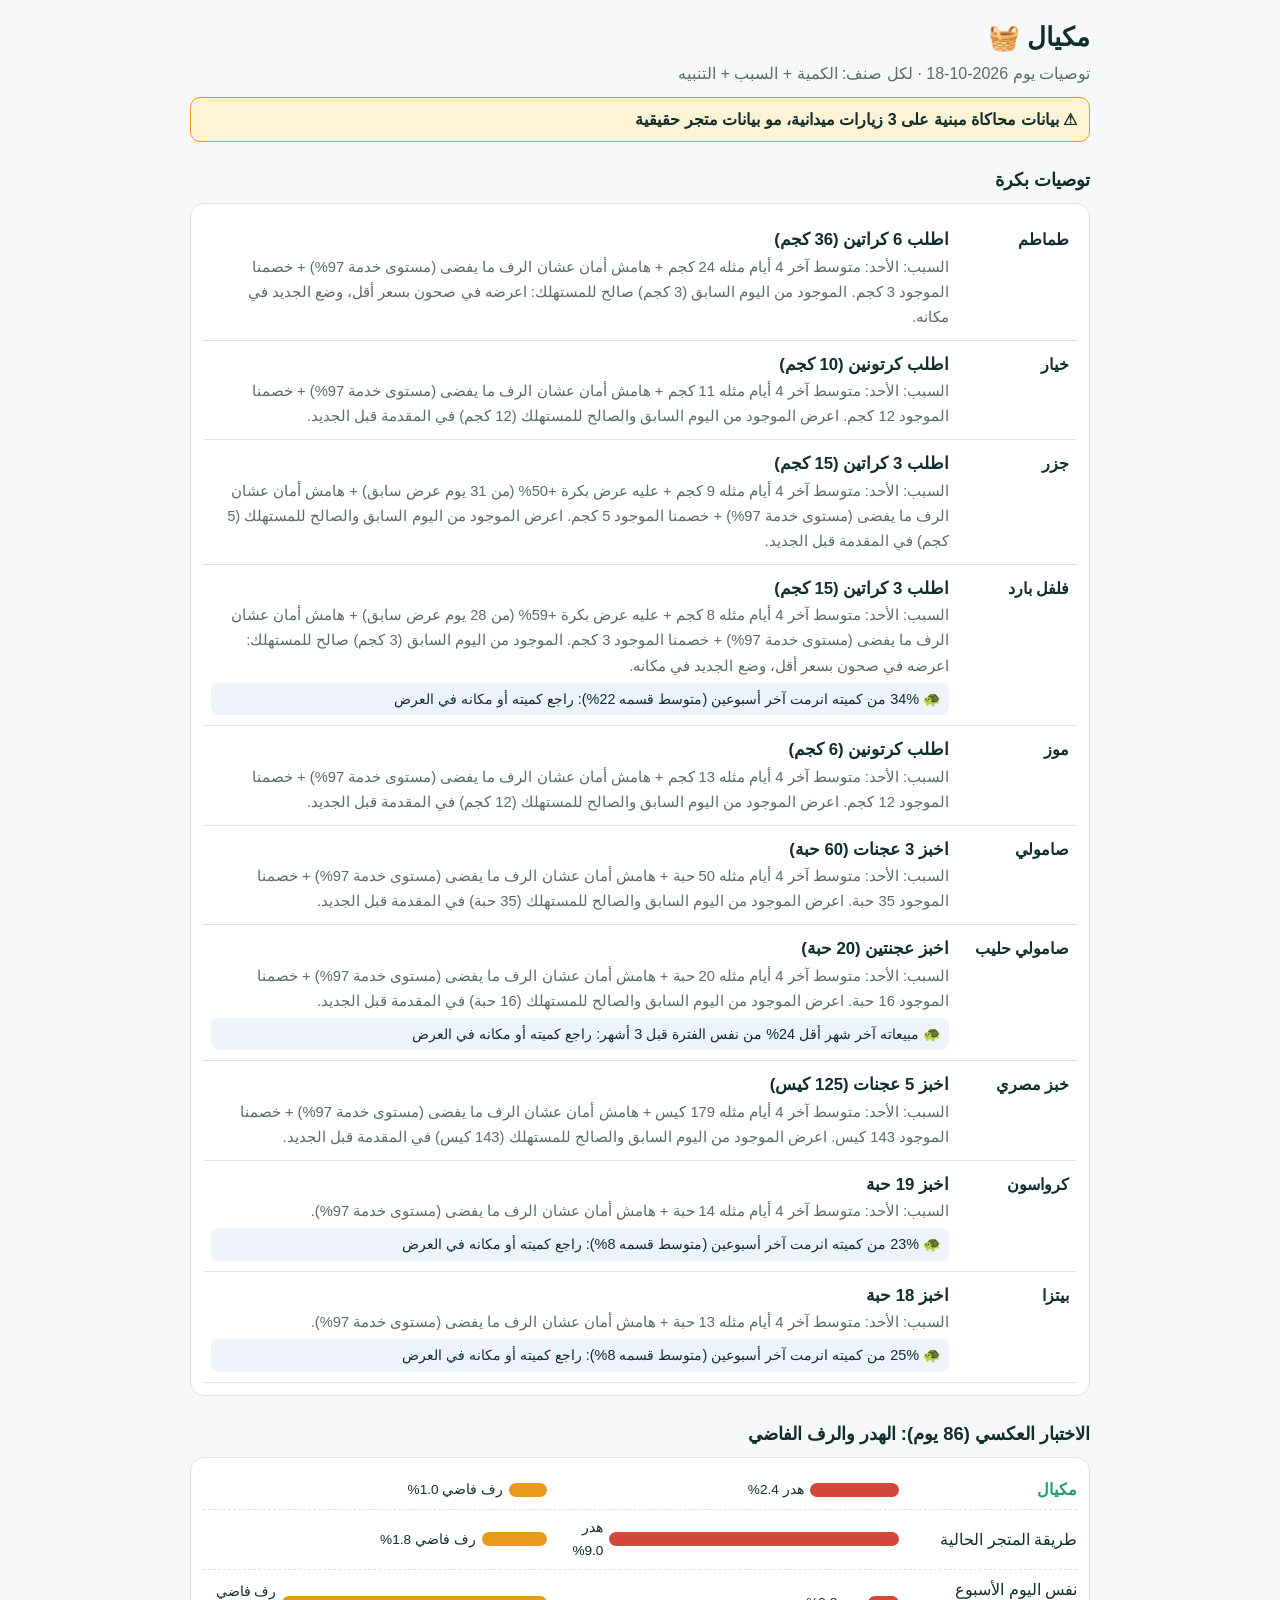
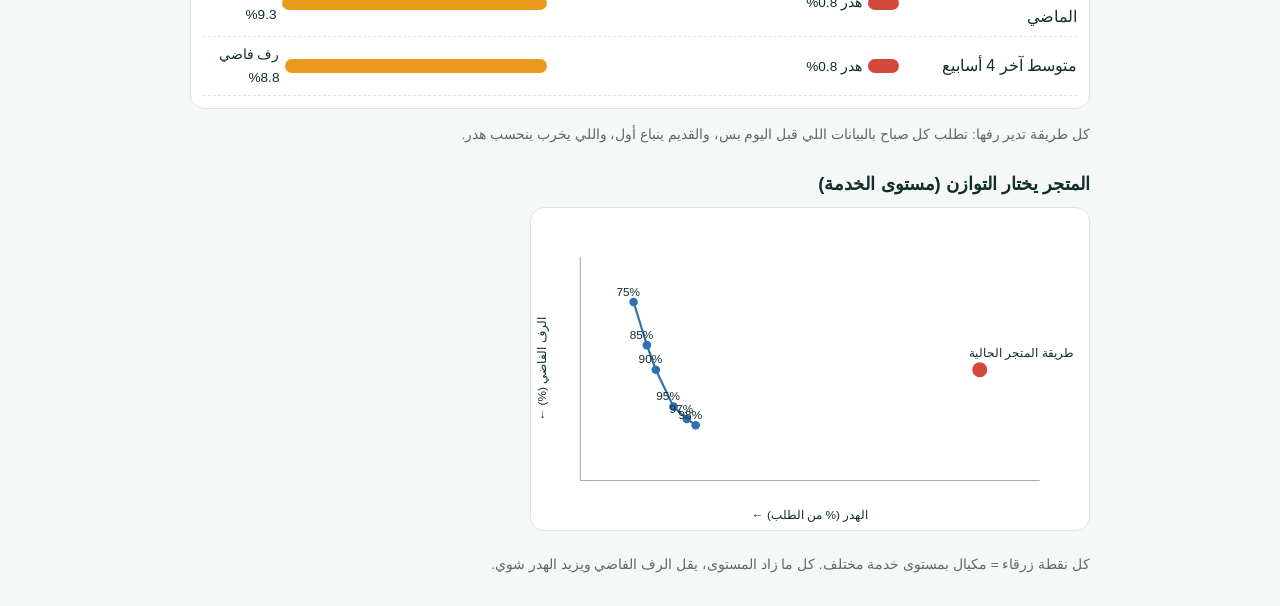
<file: index.html>
<!doctype html>
<html lang="ar" dir="rtl"><head><meta charset="utf-8">
<meta name="viewport" content="width=device-width, initial-scale=1">
<title>مكيال: توصيات بكرة</title>
<style>
  :root { --bg:#f6f8f7; --card:#fff; --ink:#0f2e2c; --muted:#5b6b69; --line:#dde5e3;
          --green:#1f9d6b; --amber:#e99a1c; --red:#d4483b; --blue:#2f6fb3; --soft:#e9f4ef; }
  * { box-sizing:border-box; }
  body { margin:0; padding:16px; background:var(--bg); color:var(--ink);
         font-family:"Noto Naskh Arabic","Segoe UI",Tahoma,sans-serif; line-height:1.7; }
  .wrap { max-width:900px; margin:0 auto; }
  h1 { margin:0; font-size:1.6rem; } h2 { font-size:1.15rem; margin:22px 0 8px; }
  .sub { color:var(--muted); }
  .banner { background:#fff3d6; border:1px solid var(--amber); border-radius:10px; padding:8px 12px; margin:10px 0; font-weight:700; }
  .card { background:var(--card); border:1px solid var(--line); border-radius:14px; padding:12px; }
  table.rec { width:100%; border-collapse:collapse; }
  table.rec td { border-bottom:1px solid var(--line); padding:10px 8px; vertical-align:top; }
  td.item { font-weight:700; width:120px; white-space:nowrap; }
  .head { font-weight:700; font-size:1.05rem; } .why { color:var(--muted); font-size:.92rem; }
  .alert { margin-top:4px; background:#fff3d6; border-radius:8px; padding:4px 8px; font-size:.9rem; }
  .slow { margin-top:4px; background:#eef2fb; border-radius:8px; padding:4px 8px; font-size:.9rem; }
  .bar-row { display:grid; grid-template-columns:170px 1fr 1fr; gap:8px; align-items:center; padding:6px 0; border-bottom:1px dashed var(--line); }
  .bar-row.me .lbl { font-weight:700; color:var(--green); }
  .bars { display:flex; align-items:center; gap:6px; font-size:.85rem; }
  .bar { height:14px; border-radius:7px; min-width:3px; }
  .bar.waste { background:var(--red); } .bar.lost { background:var(--amber); }
  .chart { width:100%; max-width:560px; background:var(--card); border:1px solid var(--line); border-radius:14px; }
  .axis { stroke:#9fb1ae; } .mline { fill:none; stroke:var(--blue); stroke-width:2; }
  circle.m { fill:var(--blue); } circle.s { fill:var(--red); }
  .t { font-size:11px; fill:var(--ink); }
  .note { color:var(--muted); font-size:.85rem; }
  @media (max-width:600px) { .bar-row { grid-template-columns:1fr; } td.item { width:auto; } }
</style></head><body><div class="wrap">
  <h1>مكيال 🧺</h1>
  <div class="sub">توصيات يوم 2026-10-18 · لكل صنف: الكمية + السبب + التنبيه</div>
  <div class='banner'>⚠ بيانات محاكاة مبنية على 3 زيارات ميدانية، مو بيانات متجر حقيقية</div>
  <h2>توصيات بكرة</h2>
  <div class="card"><table class='rec'><tr><td class='item'>طماطم</td><td><div class='head'>اطلب 6 كراتين (36 كجم)</div><div class='why'>السبب: الأحد: متوسط آخر 4 أيام مثله 24 كجم + هامش أمان عشان الرف ما يفضى (مستوى خدمة 97%) + خصمنا الموجود 3 كجم. الموجود من اليوم السابق (3 كجم) صالح للمستهلك: اعرضه في صحون بسعر أقل، وضع الجديد في مكانه.</div></td></tr><tr><td class='item'>خيار</td><td><div class='head'>اطلب كرتونين (10 كجم)</div><div class='why'>السبب: الأحد: متوسط آخر 4 أيام مثله 11 كجم + هامش أمان عشان الرف ما يفضى (مستوى خدمة 97%) + خصمنا الموجود 12 كجم. اعرض الموجود من اليوم السابق والصالح للمستهلك (12 كجم) في المقدمة قبل الجديد.</div></td></tr><tr><td class='item'>جزر</td><td><div class='head'>اطلب 3 كراتين (15 كجم)</div><div class='why'>السبب: الأحد: متوسط آخر 4 أيام مثله 9 كجم + عليه عرض بكرة +50% (من 31 يوم عرض سابق) + هامش أمان عشان الرف ما يفضى (مستوى خدمة 97%) + خصمنا الموجود 5 كجم. اعرض الموجود من اليوم السابق والصالح للمستهلك (5 كجم) في المقدمة قبل الجديد.</div></td></tr><tr><td class='item'>فلفل بارد</td><td><div class='head'>اطلب 3 كراتين (15 كجم)</div><div class='why'>السبب: الأحد: متوسط آخر 4 أيام مثله 8 كجم + عليه عرض بكرة +59% (من 28 يوم عرض سابق) + هامش أمان عشان الرف ما يفضى (مستوى خدمة 97%) + خصمنا الموجود 3 كجم. الموجود من اليوم السابق (3 كجم) صالح للمستهلك: اعرضه في صحون بسعر أقل، وضع الجديد في مكانه.</div><div class="slow">🐢 34% من كميته انرمت آخر أسبوعين (متوسط قسمه 22%): راجع كميته أو مكانه في العرض</div></td></tr><tr><td class='item'>موز</td><td><div class='head'>اطلب كرتونين (6 كجم)</div><div class='why'>السبب: الأحد: متوسط آخر 4 أيام مثله 13 كجم + هامش أمان عشان الرف ما يفضى (مستوى خدمة 97%) + خصمنا الموجود 12 كجم. اعرض الموجود من اليوم السابق والصالح للمستهلك (12 كجم) في المقدمة قبل الجديد.</div></td></tr><tr><td class='item'>صامولي</td><td><div class='head'>اخبز 3 عجنات (60 حبة)</div><div class='why'>السبب: الأحد: متوسط آخر 4 أيام مثله 50 حبة + هامش أمان عشان الرف ما يفضى (مستوى خدمة 97%) + خصمنا الموجود 35 حبة. اعرض الموجود من اليوم السابق والصالح للمستهلك (35 حبة) في المقدمة قبل الجديد.</div></td></tr><tr><td class='item'>صامولي حليب</td><td><div class='head'>اخبز عجنتين (20 حبة)</div><div class='why'>السبب: الأحد: متوسط آخر 4 أيام مثله 20 حبة + هامش أمان عشان الرف ما يفضى (مستوى خدمة 97%) + خصمنا الموجود 16 حبة. اعرض الموجود من اليوم السابق والصالح للمستهلك (16 حبة) في المقدمة قبل الجديد.</div><div class="slow">🐢 مبيعاته آخر شهر أقل 24% من نفس الفترة قبل 3 أشهر: راجع كميته أو مكانه في العرض</div></td></tr><tr><td class='item'>خبز مصري</td><td><div class='head'>اخبز 5 عجنات (125 كيس)</div><div class='why'>السبب: الأحد: متوسط آخر 4 أيام مثله 179 كيس + هامش أمان عشان الرف ما يفضى (مستوى خدمة 97%) + خصمنا الموجود 143 كيس. اعرض الموجود من اليوم السابق والصالح للمستهلك (143 كيس) في المقدمة قبل الجديد.</div></td></tr><tr><td class='item'>كرواسون</td><td><div class='head'>اخبز 19 حبة</div><div class='why'>السبب: الأحد: متوسط آخر 4 أيام مثله 14 حبة + هامش أمان عشان الرف ما يفضى (مستوى خدمة 97%).</div><div class="slow">🐢 23% من كميته انرمت آخر أسبوعين (متوسط قسمه 8%): راجع كميته أو مكانه في العرض</div></td></tr><tr><td class='item'>بيتزا</td><td><div class='head'>اخبز 18 حبة</div><div class='why'>السبب: الأحد: متوسط آخر 4 أيام مثله 13 حبة + هامش أمان عشان الرف ما يفضى (مستوى خدمة 97%).</div><div class="slow">🐢 25% من كميته انرمت آخر أسبوعين (متوسط قسمه 8%): راجع كميته أو مكانه في العرض</div></td></tr></table></div>
  <h2>الاختبار العكسي (86 يوم): الهدر والرف الفاضي</h2>
  <div class="card"><div class='bar-row me'><div class='lbl'>مكيال</div><div class='bars'><div class='bar waste' style='width:26%'></div><span>هدر 2.4%</span></div><div class='bars'><div class='bar lost' style='width:11%'></div><span>رف فاضي 1.0%</span></div></div><div class='bar-row'><div class='lbl'>طريقة المتجر الحالية</div><div class='bars'><div class='bar waste' style='width:97%'></div><span>هدر 9.0%</span></div><div class='bars'><div class='bar lost' style='width:19%'></div><span>رف فاضي 1.8%</span></div></div><div class='bar-row'><div class='lbl'>نفس اليوم الأسبوع الماضي</div><div class='bars'><div class='bar waste' style='width:9%'></div><span>هدر 0.8%</span></div><div class='bars'><div class='bar lost' style='width:100%'></div><span>رف فاضي 9.3%</span></div></div><div class='bar-row'><div class='lbl'>متوسط آخر 4 أسابيع</div><div class='bars'><div class='bar waste' style='width:9%'></div><span>هدر 0.8%</span></div><div class='bars'><div class='bar lost' style='width:95%'></div><span>رف فاضي 8.8%</span></div></div></div>
  <p class="note">كل طريقة تدير رفها: تطلب كل صباح بالبيانات اللي قبل اليوم بس، والقديم ينباع أول، واللي يخرب ينحسب هدر.</p>
  <h2>المتجر يختار التوازن (مستوى الخدمة)</h2>
<svg viewBox="0 0 520 300" class="chart" role="img" aria-label="الهدر مقابل الرف الفاضي">
  <line x1="46" y1="254" x2="474" y2="254" class="axis"/>
  <line x1="46" y1="46" x2="46" y2="254" class="axis"/>
  <text x="260.0" y="290" class="t" text-anchor="middle">الهدر (% من الطلب) ←</text>
  <text x="14" y="150.0" class="t" transform="rotate(-90 14 150.0)" text-anchor="middle">الرف الفاضي (%) ←</text>
  <polyline points="95.6,87.6 108.0,127.8 116.3,150.7 132.8,185.1 145.2,196.6 153.5,202.4" class="mline"/><circle cx='95.6' cy='87.6' r='4' class='m'/><text x='101.6' y='81.6' class='t'>75%</text><circle cx='108.0' cy='127.8' r='4' class='m'/><text x='114.0' y='121.8' class='t'>85%</text><circle cx='116.3' cy='150.7' r='4' class='m'/><text x='122.3' y='144.7' class='t'>90%</text><circle cx='132.8' cy='185.1' r='4' class='m'/><text x='138.8' y='179.1' class='t'>95%</text><circle cx='145.2' cy='196.6' r='4' class='m'/><text x='151.2' y='190.6' class='t'>97%</text><circle cx='153.5' cy='202.4' r='4' class='m'/><text x='159.5' y='196.4' class='t'>98%</text>
  <circle cx="418.2" cy="150.7" r="7" class="s"/>
  <text x="408.2" y="138.7" class="t" text-anchor="end">طريقة المتجر الحالية</text>
</svg><p class='note'>كل نقطة زرقاء = مكيال بمستوى خدمة مختلف. كل ما زاد المستوى، يقل الرف الفاضي ويزيد الهدر شوي.</p>
</div></body></html>
</file>
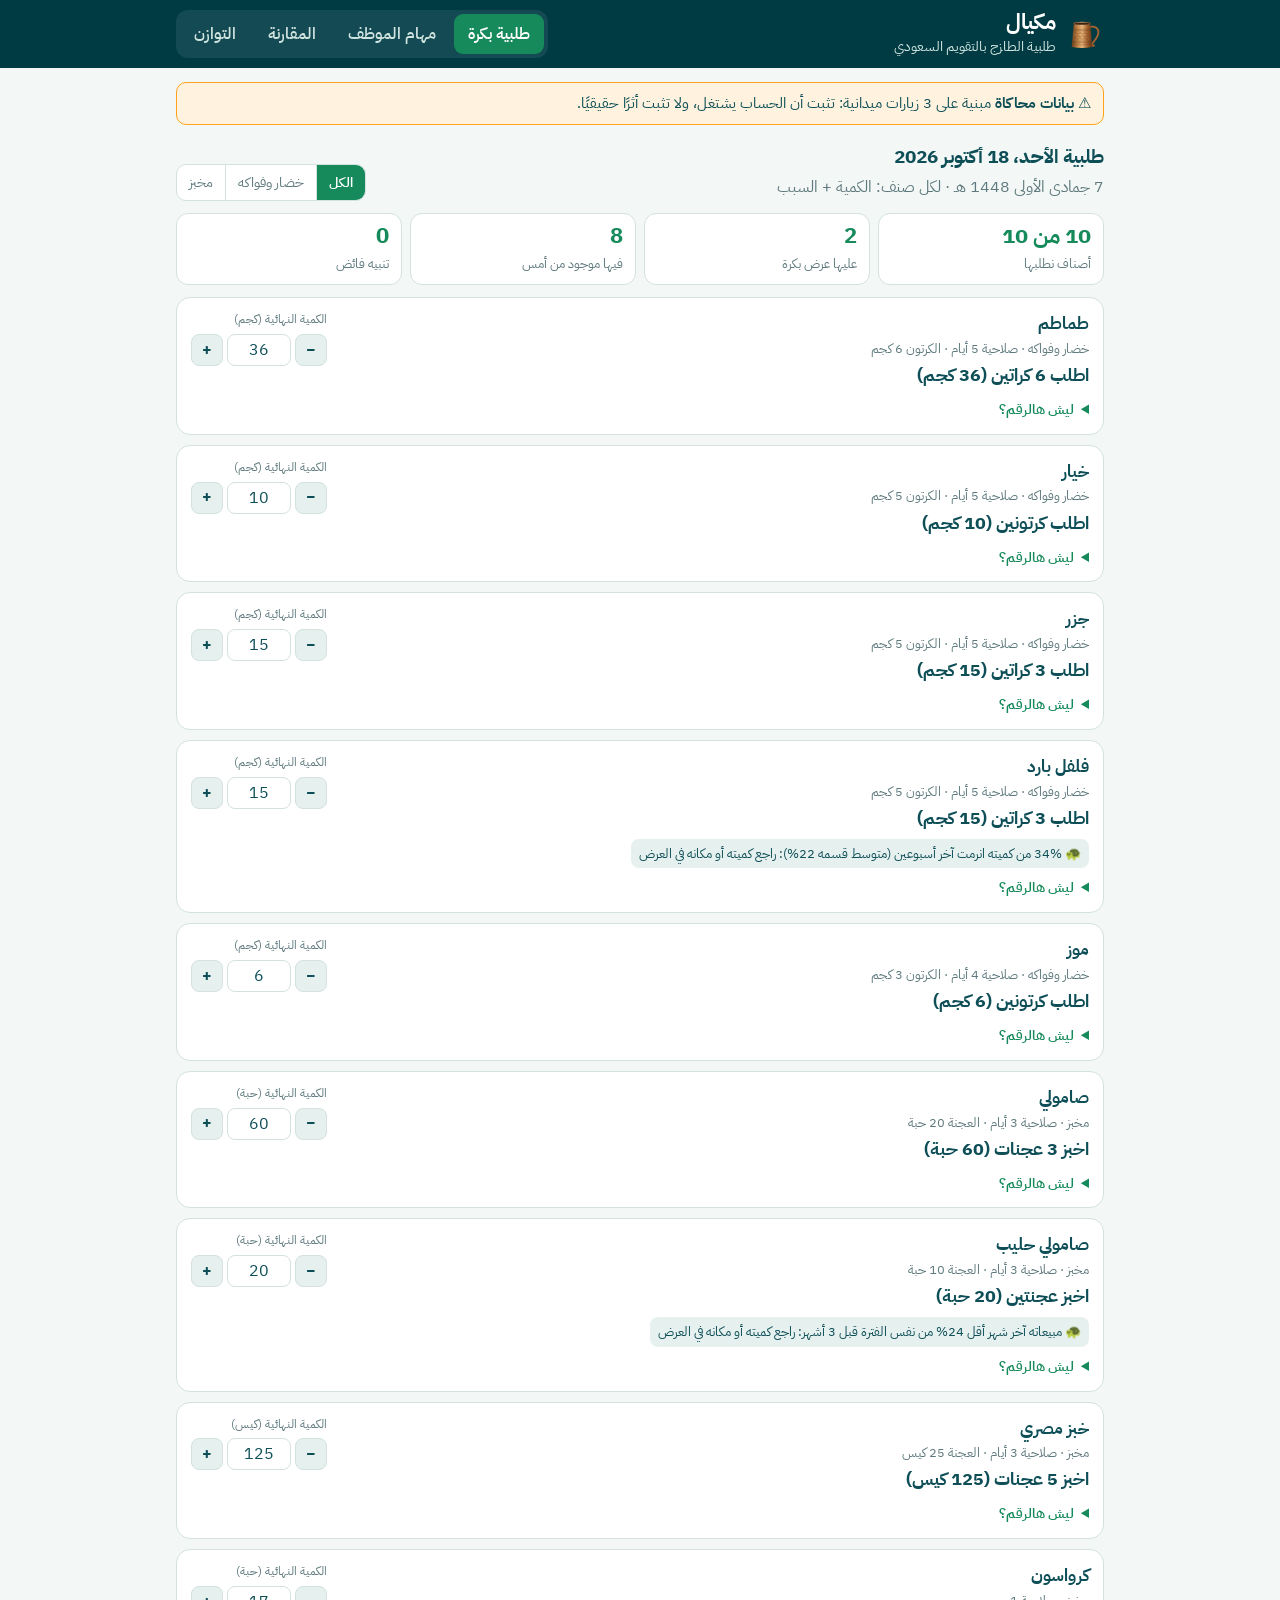
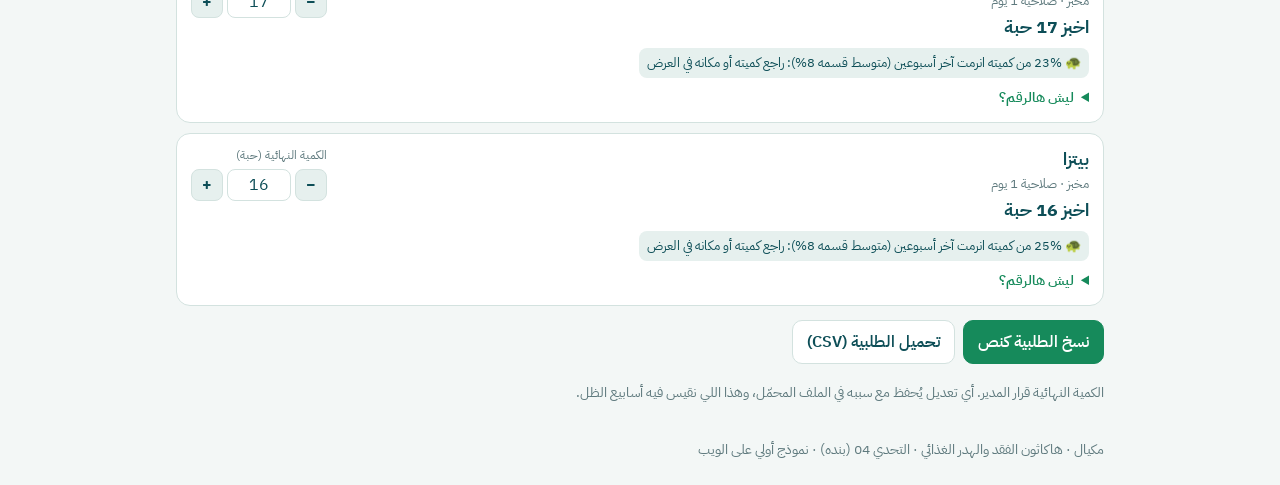
<file: web/index.html>
<!doctype html>
<html lang="ar" dir="rtl" data-theme="light">
<head>
  <meta charset="utf-8">
  <meta name="viewport" content="width=device-width, initial-scale=1">
  <title>مكيال: طلبية الطازج</title>
  <meta name="description" content="مكيال: كمية طلب مقترحة لكل صنف طازج حسب التقويم السعودي، مع سبب لكل رقم">
  <link rel="icon" href="data:image/svg+xml,<svg xmlns='http://www.w3.org/2000/svg' viewBox='0 0 64 64'><path d='M41 20C53 18 57 27 53 35C50 42 46 45 44 49' fill='none' stroke='%23a8642f' stroke-width='4' stroke-linecap='round'/><path d='M13 16L9.5 54Q27 57.5 44.5 54L41 16z' fill='%23b8743a'/><ellipse cx='27' cy='14.5' rx='15' ry='3.5' fill='%23e8b57a'/><path d='M12 25h30M10.6 45h33' stroke='%234a2a12' stroke-width='1.5'/></svg>">
  <link rel="preconnect" href="https://fonts.googleapis.com">
  <link rel="preconnect" href="https://fonts.gstatic.com" crossorigin>
  <link href="https://fonts.googleapis.com/css2?family=IBM+Plex+Sans+Arabic:wght@400;600;700&display=swap" rel="stylesheet">
  <link rel="stylesheet" href="style.css?v=20261023034004">
</head>
<body>
  <header class="top">
    <div class="wrap">
      <div class="brand">
        <svg class="logo" viewBox="0 0 64 64" aria-hidden="true">
          <defs>
            <linearGradient id="lg-body" x1="0" x2="1"><stop offset="0" stop-color="#6b3f1d"/><stop offset=".3" stop-color="#c98a4b"/><stop offset=".5" stop-color="#e8b57a"/><stop offset=".75" stop-color="#a8642f"/><stop offset="1" stop-color="#5a3216"/></linearGradient>
            <linearGradient id="lg-rim" x1="0" x2="1"><stop offset="0" stop-color="#7a4822"/><stop offset=".5" stop-color="#f0c48e"/><stop offset="1" stop-color="#6b3f1d"/></linearGradient>
          </defs>
          <path d="M41 20 C53 18 57 27 53 35 C50 42 46 45 44 49 C43 52 46 53 47 51" fill="none" stroke="#a8642f" stroke-width="3" stroke-linecap="round"/>
          <path d="M13 16 L9.5 54 Q27 57.5 44.5 54 L41 16z" fill="url(#lg-body)"/>
          <ellipse cx="27" cy="14.5" rx="15" ry="3" fill="url(#lg-rim)"/>
          <ellipse cx="27" cy="14.5" rx="12.6" ry="2" fill="#3b2412"/>
          <g stroke="#4a2a12" stroke-width=".6" fill="none" opacity=".8">
            <path d="M12.2 24h29.6M11.9 26.5h30.2M10.7 44h32.6M10.5 46.5h33"/>
            <path d="M14 31q2-2 4 0t4 0t4 0t4 0t4 0t4 0M14 36q2 2 4 0t4 0t4 0t4 0t4 0t4 0M13 40q2-2 4 0t4 0t4 0t4 0t4 0t4 0M12 50q2-2 4 0t4 0t4 0t4 0t4 0t4 0t4 0"/>
          </g>
        </svg>
        <div>
          <h1>مكيال</h1>
          <p class="tagline">طلبية الطازج بالتقويم السعودي</p>
        </div>
      </div>
      <nav class="tabs" role="tablist">
        <button role="tab" data-tab="order" aria-selected="true">طلبية بكرة</button>
        <button role="tab" data-tab="tasks" aria-selected="false">مهام الموظف</button>
        <button role="tab" data-tab="compare" aria-selected="false">المقارنة</button>
        <button role="tab" data-tab="balance" aria-selected="false">التوازن</button>
      </nav>
    </div>
  </header>

  <main class="wrap">
    <div id="sim-banner" class="banner" hidden>
      ⚠ <b>بيانات محاكاة</b> مبنية على 3 زيارات ميدانية: تثبت أن الحساب يشتغل، ولا تثبت أثرًا حقيقيًا.
    </div>

    <!-- TAB 1: tomorrow's order -->
    <section id="tab-order" class="tab" role="tabpanel">
      <div class="day-head">
        <div>
          <h2 id="order-title">طلبية بكرة</h2>
          <p class="muted" id="order-sub"></p>
        </div>
        <div class="seg" id="order-filter">
          <button data-cat="all" class="on">الكل</button>
          <button data-cat="produce">خضار وفواكه</button>
          <button data-cat="bakery">مخبز</button>
        </div>
      </div>
      <div id="order-summary" class="summary"></div>
      <div id="alerts"></div>
      <div id="order-list" class="cards"></div>
      <div class="actions">
        <button class="btn primary" id="copy-order">نسخ الطلبية كنص</button>
        <button class="btn" id="download-order">تحميل الطلبية (CSV)</button>
        <span class="muted small" id="copy-done" hidden>✓ انسخت</span>
      </div>
      <p class="note">الكمية النهائية قرار المدير. أي تعديل يُحفظ مع سببه في الملف المحمّل، وهذا اللي نقيس فيه أسابيع الظل.</p>
    </section>

    <!-- TAB: worker tasks (one short list per shift, manager sees progress) -->
    <section id="tab-tasks" class="tab" role="tabpanel" hidden>
      <div class="day-head">
        <div>
          <h2>مهام الموظف</h2>
          <p class="muted">قائمة قصيرة لكل شفت من طلبية مكيال. الموظف يحط صح، والمدير يشوف وش انتهى.</p>
        </div>
        <div class="pick-row">
        <div class="seg" id="dept-pick">
          <button data-dept="produce" class="on">موظف الخضار</button>
          <button data-dept="bakery">موظف المخبز</button>
        </div>
        <div class="seg" id="shift-pick">
          <button data-shift="am" class="on">الشفت الصباحي</button>
          <button data-shift="pm">الشفت المسائي</button>
        </div>
        </div>
      </div>
      <div class="task-grid">
        <div class="card">
          <h3>شاشة الموظف <span class="muted small">(جوال أو جهاز لوحي في القسم)</span></h3>
          <div id="task-list"></div>
        </div>
        <div class="card">
          <h3>شاشة المدير</h3>
          <div id="task-progress"></div>
          <h3 style="margin-top:14px">الفائض المتوقع</h3>
          <div id="surplus-box"></div>
        </div>
      </div>
      <p class="note">المهام تطلع من طلبية بكرة نفسها: الكمية، والموجود من اليوم السابق، وتنبيه الفائض. قرار السعر أو منصة الفائض للمدير حسب سياسة متجره.</p>
    </section>

    <!-- TAB 2: backtest -->
    <section id="tab-compare" class="tab" role="tabpanel" hidden>
      <div class="day-head">
        <div>
          <h2>الاختبار العكسي</h2>
          <p class="muted" id="compare-sub"></p>
        </div>
        <div class="seg" id="compare-group">
          <button data-group="ALL" class="on">الكل</button>
          <button data-group="ALL:produce">خضار وفواكه</button>
          <button data-group="ALL:bakery">مخبز</button>
        </div>
      </div>
      <div class="stats" id="stats"></div>
      <div class="card">
        <h3>الهدر والرف الفاضي لكل طريقة</h3>
        <p class="muted small">% من الطلب الحقيقي، موزونة بتكلفة كل صنف عشان ما نجمع كيلو مع حبة.</p>
        <div id="method-bars"></div>
      </div>
      <div class="card">
        <h3>صنف صنف</h3>
        <p class="muted small">بوحدة الصنف نفسه. الأقل أفضل.</p>
        <div class="table-scroll"><table class="grid" id="item-table"></table></div>
      </div>
      <div class="card">
        <div class="card-head">
          <h3>الطلب الحقيقي مقابل التوقع</h3>
          <div class="pickers">
            <select id="chart-item" aria-label="الصنف"></select>
            <select id="chart-window" aria-label="الفترة"></select>
          </div>
        </div>
        <div id="line-chart"></div>
        <div class="legend" id="line-legend"></div>
      </div>
      <div class="card">
        <h3>خطأ التوقع (WAPE)</h3>
        <div id="wape"></div>
      </div>
      <p class="note">كل طريقة تدير رفها: تطلب كل صباح بالبيانات اللي قبل اليوم بس، والقديم ينباع أول، واللي يخرب ينحسب هدر.
        نقارن بطريقة المتجر الحالية (نموذج من كلام الموظفين) وبطريقتين بسيطتين، مو بطلبيات مدير حقيقي: هذا هدف أسابيع الظل.</p>
    </section>

    <!-- TAB 3: service level trade-off -->
    <section id="tab-balance" class="tab" role="tabpanel" hidden>
      <h2>المتجر يختار التوازن</h2>
      <p class="muted">كل ما رفعنا «مستوى الخدمة» يقل الرف الفاضي ويزيد الهدر شوي. المتجر يختار، ومكيال يطلب على قده.</p>
      <div class="card">
        <div id="tradeoff-chart"></div>
        <div class="legend">
          <span><i class="dot mikyal"></i>مكيال بمستوى خدمة مختلف</span>
          <span><i class="dot store"></i>طريقة المتجر الحالية</span>
        </div>
      </div>
      <div class="card">
        <div class="table-scroll"><table class="grid" id="tradeoff-table"></table></div>
      </div>
      <p class="note">الافتراضي 97%: اخترناه عشان يكون الرف الفاضي قريب من طريقة المتجر الحالية، فما نقلل الهدر على حساب الرف.
        أصناف صلاحية اليوم الواحد (كرواسون، بيتزا) 85%، لأن الباقي منها ينرمي آخر الليل. الإعدادين افتراض يعدّله المتجر.</p>
    </section>
  </main>

  <footer class="wrap foot muted small">
    مكيال · هاكاثون الفقد والهدر الغذائي · التحدي 04 (بنده) · نموذج أولي على الويب
  </footer>

  <script src="data.js?v=20261023034004"></script>
  <script src="app.js?v=20261023034004"></script>
</body>
</html>
</file>
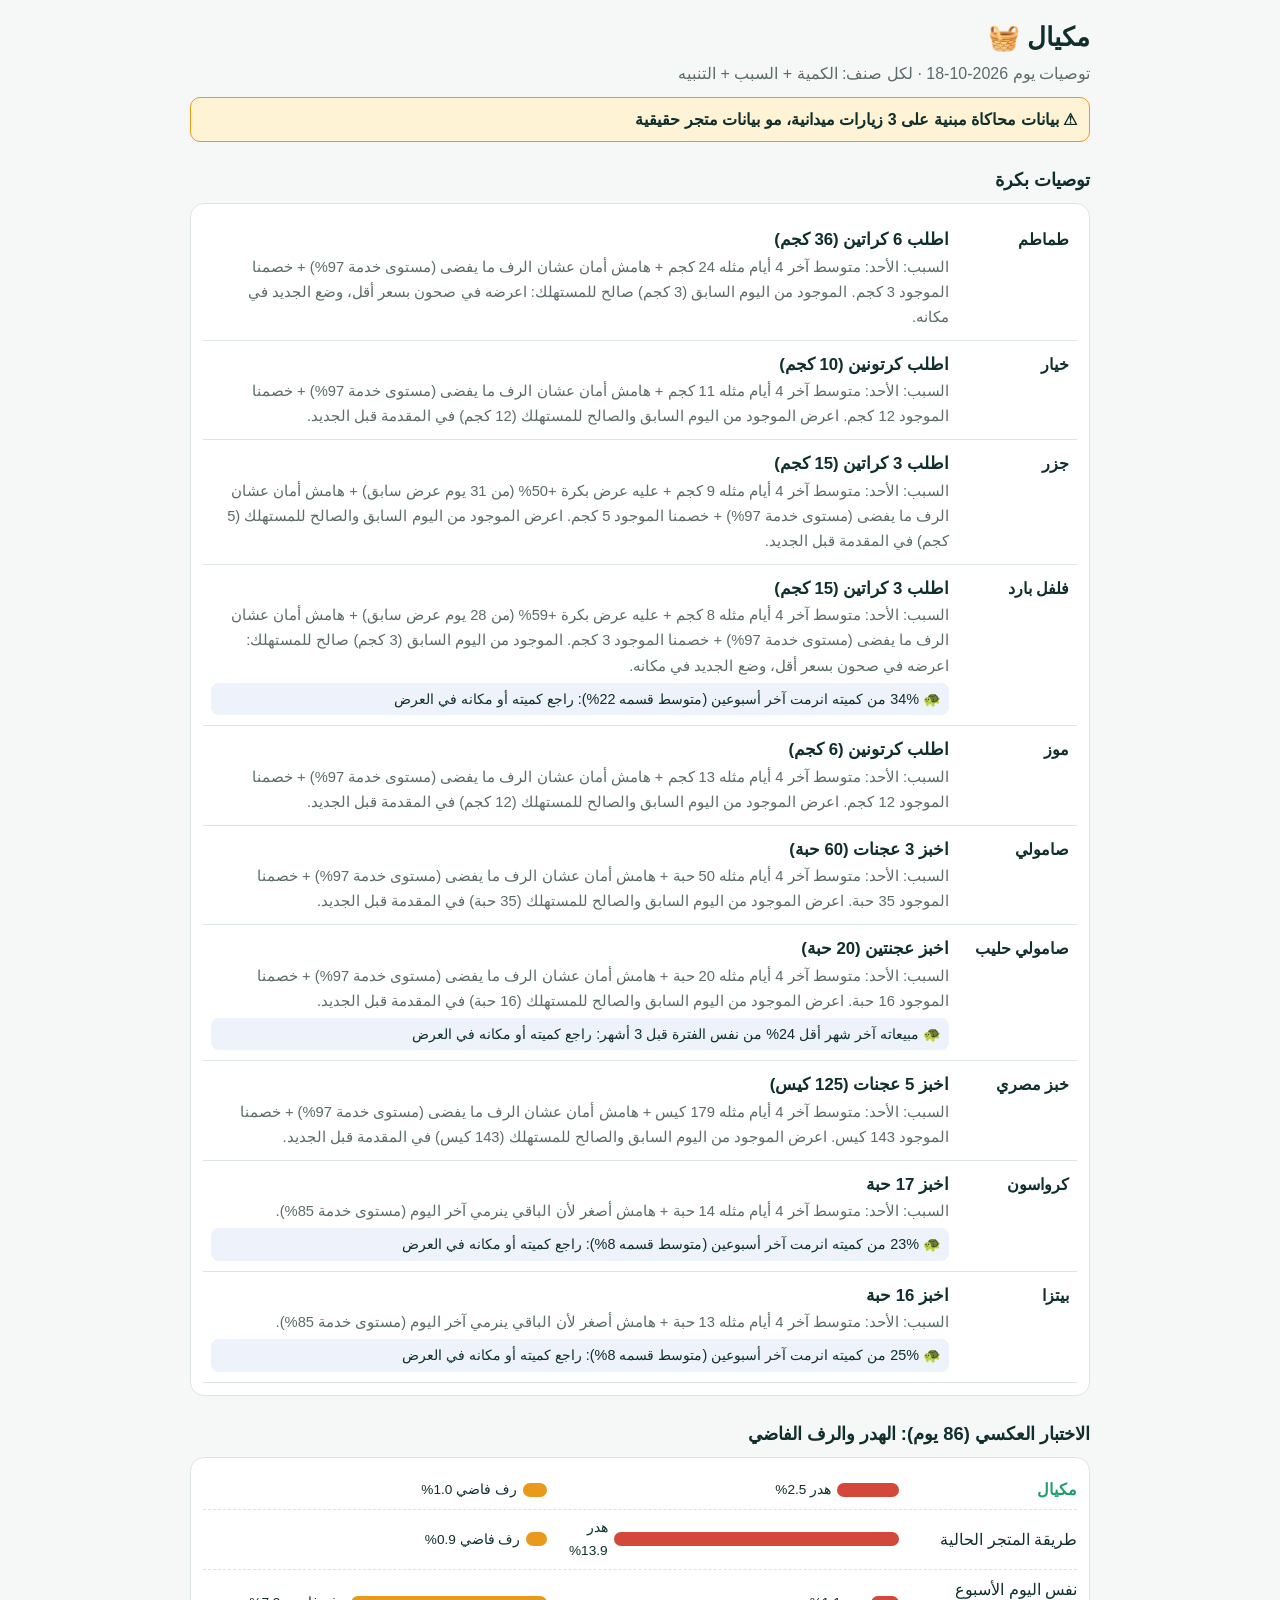
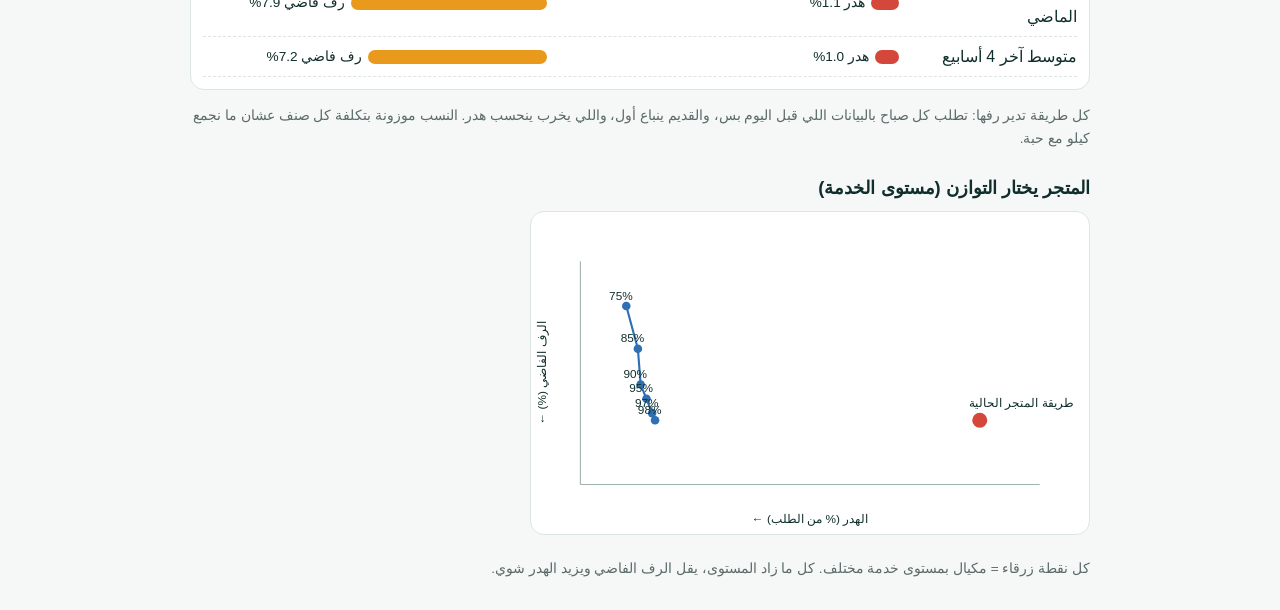
<file: engine/output/report.html>
<!doctype html>
<html lang="ar" dir="rtl"><head><meta charset="utf-8">
<meta name="viewport" content="width=device-width, initial-scale=1">
<title>مكيال: توصيات بكرة</title>
<style>
  :root { --bg:#f6f8f7; --card:#fff; --ink:#0f2e2c; --muted:#5b6b69; --line:#dde5e3;
          --green:#1f9d6b; --amber:#e99a1c; --red:#d4483b; --blue:#2f6fb3; --soft:#e9f4ef; }
  * { box-sizing:border-box; }
  body { margin:0; padding:16px; background:var(--bg); color:var(--ink);
         font-family:"Noto Naskh Arabic","Segoe UI",Tahoma,sans-serif; line-height:1.7; }
  .wrap { max-width:900px; margin:0 auto; }
  h1 { margin:0; font-size:1.6rem; } h2 { font-size:1.15rem; margin:22px 0 8px; }
  .sub { color:var(--muted); }
  .banner { background:#fff3d6; border:1px solid var(--amber); border-radius:10px; padding:8px 12px; margin:10px 0; font-weight:700; }
  .card { background:var(--card); border:1px solid var(--line); border-radius:14px; padding:12px; }
  table.rec { width:100%; border-collapse:collapse; }
  table.rec td { border-bottom:1px solid var(--line); padding:10px 8px; vertical-align:top; }
  td.item { font-weight:700; width:120px; white-space:nowrap; }
  .head { font-weight:700; font-size:1.05rem; } .why { color:var(--muted); font-size:.92rem; }
  .alert { margin-top:4px; background:#fff3d6; border-radius:8px; padding:4px 8px; font-size:.9rem; }
  .slow { margin-top:4px; background:#eef2fb; border-radius:8px; padding:4px 8px; font-size:.9rem; }
  .bar-row { display:grid; grid-template-columns:170px 1fr 1fr; gap:8px; align-items:center; padding:6px 0; border-bottom:1px dashed var(--line); }
  .bar-row.me .lbl { font-weight:700; color:var(--green); }
  .bars { display:flex; align-items:center; gap:6px; font-size:.85rem; }
  .bar { height:14px; border-radius:7px; min-width:3px; }
  .bar.waste { background:var(--red); } .bar.lost { background:var(--amber); }
  .chart { width:100%; max-width:560px; background:var(--card); border:1px solid var(--line); border-radius:14px; }
  .axis { stroke:#9fb1ae; } .mline { fill:none; stroke:var(--blue); stroke-width:2; }
  circle.m { fill:var(--blue); } circle.s { fill:var(--red); }
  .t { font-size:11px; fill:var(--ink); }
  .note { color:var(--muted); font-size:.85rem; }
  @media (max-width:600px) { .bar-row { grid-template-columns:1fr; } td.item { width:auto; } }
</style></head><body><div class="wrap">
  <h1>مكيال 🧺</h1>
  <div class="sub">توصيات يوم 2026-10-18 · لكل صنف: الكمية + السبب + التنبيه</div>
  <div class='banner'>⚠ بيانات محاكاة مبنية على 3 زيارات ميدانية، مو بيانات متجر حقيقية</div>
  <h2>توصيات بكرة</h2>
  <div class="card"><table class='rec'><tr><td class='item'>طماطم</td><td><div class='head'>اطلب 6 كراتين (36 كجم)</div><div class='why'>السبب: الأحد: متوسط آخر 4 أيام مثله 24 كجم + هامش أمان عشان الرف ما يفضى (مستوى خدمة 97%) + خصمنا الموجود 3 كجم. الموجود من اليوم السابق (3 كجم) صالح للمستهلك: اعرضه في صحون بسعر أقل، وضع الجديد في مكانه.</div></td></tr><tr><td class='item'>خيار</td><td><div class='head'>اطلب كرتونين (10 كجم)</div><div class='why'>السبب: الأحد: متوسط آخر 4 أيام مثله 11 كجم + هامش أمان عشان الرف ما يفضى (مستوى خدمة 97%) + خصمنا الموجود 12 كجم. اعرض الموجود من اليوم السابق والصالح للمستهلك (12 كجم) في المقدمة قبل الجديد.</div></td></tr><tr><td class='item'>جزر</td><td><div class='head'>اطلب 3 كراتين (15 كجم)</div><div class='why'>السبب: الأحد: متوسط آخر 4 أيام مثله 9 كجم + عليه عرض بكرة +50% (من 31 يوم عرض سابق) + هامش أمان عشان الرف ما يفضى (مستوى خدمة 97%) + خصمنا الموجود 5 كجم. اعرض الموجود من اليوم السابق والصالح للمستهلك (5 كجم) في المقدمة قبل الجديد.</div></td></tr><tr><td class='item'>فلفل بارد</td><td><div class='head'>اطلب 3 كراتين (15 كجم)</div><div class='why'>السبب: الأحد: متوسط آخر 4 أيام مثله 8 كجم + عليه عرض بكرة +59% (من 28 يوم عرض سابق) + هامش أمان عشان الرف ما يفضى (مستوى خدمة 97%) + خصمنا الموجود 3 كجم. الموجود من اليوم السابق (3 كجم) صالح للمستهلك: اعرضه في صحون بسعر أقل، وضع الجديد في مكانه.</div><div class="slow">🐢 34% من كميته انرمت آخر أسبوعين (متوسط قسمه 22%): راجع كميته أو مكانه في العرض</div></td></tr><tr><td class='item'>موز</td><td><div class='head'>اطلب كرتونين (6 كجم)</div><div class='why'>السبب: الأحد: متوسط آخر 4 أيام مثله 13 كجم + هامش أمان عشان الرف ما يفضى (مستوى خدمة 97%) + خصمنا الموجود 12 كجم. اعرض الموجود من اليوم السابق والصالح للمستهلك (12 كجم) في المقدمة قبل الجديد.</div></td></tr><tr><td class='item'>صامولي</td><td><div class='head'>اخبز 3 عجنات (60 حبة)</div><div class='why'>السبب: الأحد: متوسط آخر 4 أيام مثله 50 حبة + هامش أمان عشان الرف ما يفضى (مستوى خدمة 97%) + خصمنا الموجود 35 حبة. اعرض الموجود من اليوم السابق والصالح للمستهلك (35 حبة) في المقدمة قبل الجديد.</div></td></tr><tr><td class='item'>صامولي حليب</td><td><div class='head'>اخبز عجنتين (20 حبة)</div><div class='why'>السبب: الأحد: متوسط آخر 4 أيام مثله 20 حبة + هامش أمان عشان الرف ما يفضى (مستوى خدمة 97%) + خصمنا الموجود 16 حبة. اعرض الموجود من اليوم السابق والصالح للمستهلك (16 حبة) في المقدمة قبل الجديد.</div><div class="slow">🐢 مبيعاته آخر شهر أقل 24% من نفس الفترة قبل 3 أشهر: راجع كميته أو مكانه في العرض</div></td></tr><tr><td class='item'>خبز مصري</td><td><div class='head'>اخبز 5 عجنات (125 كيس)</div><div class='why'>السبب: الأحد: متوسط آخر 4 أيام مثله 179 كيس + هامش أمان عشان الرف ما يفضى (مستوى خدمة 97%) + خصمنا الموجود 143 كيس. اعرض الموجود من اليوم السابق والصالح للمستهلك (143 كيس) في المقدمة قبل الجديد.</div></td></tr><tr><td class='item'>كرواسون</td><td><div class='head'>اخبز 17 حبة</div><div class='why'>السبب: الأحد: متوسط آخر 4 أيام مثله 14 حبة + هامش أصغر لأن الباقي ينرمي آخر اليوم (مستوى خدمة 85%).</div><div class="slow">🐢 23% من كميته انرمت آخر أسبوعين (متوسط قسمه 8%): راجع كميته أو مكانه في العرض</div></td></tr><tr><td class='item'>بيتزا</td><td><div class='head'>اخبز 16 حبة</div><div class='why'>السبب: الأحد: متوسط آخر 4 أيام مثله 13 حبة + هامش أصغر لأن الباقي ينرمي آخر اليوم (مستوى خدمة 85%).</div><div class="slow">🐢 25% من كميته انرمت آخر أسبوعين (متوسط قسمه 8%): راجع كميته أو مكانه في العرض</div></td></tr></table></div>
  <h2>الاختبار العكسي (86 يوم): الهدر والرف الفاضي</h2>
  <div class="card"><div class='bar-row me'><div class='lbl'>مكيال</div><div class='bars'><div class='bar waste' style='width:18%'></div><span>هدر 2.5%</span></div><div class='bars'><div class='bar lost' style='width:7%'></div><span>رف فاضي 1.0%</span></div></div><div class='bar-row'><div class='lbl'>طريقة المتجر الحالية</div><div class='bars'><div class='bar waste' style='width:100%'></div><span>هدر 13.9%</span></div><div class='bars'><div class='bar lost' style='width:6%'></div><span>رف فاضي 0.9%</span></div></div><div class='bar-row'><div class='lbl'>نفس اليوم الأسبوع الماضي</div><div class='bars'><div class='bar waste' style='width:8%'></div><span>هدر 1.1%</span></div><div class='bars'><div class='bar lost' style='width:57%'></div><span>رف فاضي 7.9%</span></div></div><div class='bar-row'><div class='lbl'>متوسط آخر 4 أسابيع</div><div class='bars'><div class='bar waste' style='width:7%'></div><span>هدر 1.0%</span></div><div class='bars'><div class='bar lost' style='width:52%'></div><span>رف فاضي 7.2%</span></div></div></div>
  <p class="note">كل طريقة تدير رفها: تطلب كل صباح بالبيانات اللي قبل اليوم بس، والقديم ينباع أول، واللي يخرب ينحسب هدر. النسب موزونة بتكلفة كل صنف عشان ما نجمع كيلو مع حبة.</p>
  <h2>المتجر يختار التوازن (مستوى الخدمة)</h2>
<svg viewBox="0 0 520 300" class="chart" role="img" aria-label="الهدر مقابل الرف الفاضي">
  <line x1="46" y1="254" x2="474" y2="254" class="axis"/>
  <line x1="46" y1="46" x2="46" y2="254" class="axis"/>
  <text x="260.0" y="290" class="t" text-anchor="middle">الهدر (% من الطلب) ←</text>
  <text x="14" y="150.0" class="t" transform="rotate(-90 14 150.0)" text-anchor="middle">الرف الفاضي (%) ←</text>
  <polyline points="88.8,87.6 99.6,127.5 102.2,160.8 107.6,174.1 112.9,187.4 115.6,194.1" class="mline"/><circle cx='88.8' cy='87.6' r='4' class='m'/><text x='94.8' y='81.6' class='t'>75%</text><circle cx='99.6' cy='127.5' r='4' class='m'/><text x='105.6' y='121.5' class='t'>85%</text><circle cx='102.2' cy='160.8' r='4' class='m'/><text x='108.2' y='154.8' class='t'>90%</text><circle cx='107.6' cy='174.1' r='4' class='m'/><text x='113.6' y='168.1' class='t'>95%</text><circle cx='112.9' cy='187.4' r='4' class='m'/><text x='118.9' y='181.4' class='t'>97%</text><circle cx='115.6' cy='194.1' r='4' class='m'/><text x='121.6' y='188.1' class='t'>98%</text>
  <circle cx="418.2" cy="194.1" r="7" class="s"/>
  <text x="408.2" y="182.1" class="t" text-anchor="end">طريقة المتجر الحالية</text>
</svg><p class='note'>كل نقطة زرقاء = مكيال بمستوى خدمة مختلف. كل ما زاد المستوى، يقل الرف الفاضي ويزيد الهدر شوي.</p>
</div></body></html>
</file>
<file: web/style.css>
:root {
  /* colours taken from the organizers' slide template */
  --head: #003B44;
  --head-ink: #ffffff;
  --head-muted: #CFE3DF;
  --bg: #f3f7f6;
  --card: #ffffff;
  --ink: #0D4E57;
  --muted: #5F7A7E;
  --line: #d3e2df;
  --soft: #e6f0ee;
  --accent: #168A5B;
  --accent-ink: #ffffff;
  --mikyal: #168A5B;
  --store: #c8553d;
  --gray: #8a9a97;
  --gray2: #b5c2bf;
  --waste: #c8553d;
  --lost: #d98710;
  --warn-bg: #fff3df;
  --warn-line: #FFA31D;
  --info-bg: #e6f0ee;
  --shade: rgba(22, 138, 91, 0.09);
  --promo: rgba(255, 163, 29, 0.14);
}
@media (prefers-color-scheme: dark) {
  :root:not([data-theme="light"]) {
    --bg: #071d22; --card: #0d2b31; --ink: #e3efec; --muted: #9fb7b4; --line: #1f434a;
    --soft: #123840; --accent: #2DC777; --accent-ink: #04241b; --mikyal: #2DC777; --store: #ef8a6f;
    --gray: #7f9a9c; --gray2: #4f6d70; --waste: #ef8a6f; --lost: #FFA31D;
    --warn-bg: #2e2410; --warn-line: #b8741a; --info-bg: #13303a;
    --shade: rgba(45, 199, 119, 0.12); --promo: rgba(255, 163, 29, 0.14);
  }
}
:root[data-theme="dark"] {
  --bg: #071d22; --card: #0d2b31; --ink: #e3efec; --muted: #9fb7b4; --line: #1f434a;
    --soft: #123840; --accent: #2DC777; --accent-ink: #04241b; --mikyal: #2DC777; --store: #ef8a6f;
    --gray: #7f9a9c; --gray2: #4f6d70; --waste: #ef8a6f; --lost: #FFA31D;
    --warn-bg: #2e2410; --warn-line: #b8741a; --info-bg: #13303a;
    --shade: rgba(45, 199, 119, 0.12); --promo: rgba(255, 163, 29, 0.14);
}

* { box-sizing: border-box; }
html { -webkit-text-size-adjust: 100%; }
body {
  margin: 0; background: var(--bg); color: var(--ink);
  font-family: "IBM Plex Sans Arabic", "Noto Naskh Arabic", "Segoe UI", Tahoma, sans-serif;
  line-height: 1.65; direction: rtl; text-align: right;
}
.wrap { max-width: 960px; margin: 0 auto; padding: 0 16px; }
h1 { margin: 0; font-size: 1.35rem; line-height: 1.2; }
h2 { margin: 0; font-size: 1.2rem; }
h3 { margin: 0 0 4px; font-size: 1rem; }
.muted { color: var(--muted); }
.small { font-size: .85rem; }
.note { color: var(--muted); font-size: .85rem; margin: 18px 0 28px; }
button, select, input { font: inherit; color: inherit; }

/* header + tabs */
.top { position: sticky; top: 0; z-index: 5; background: var(--head); color: var(--head-ink); }
.top .wrap { display: flex; align-items: center; justify-content: space-between; gap: 12px; padding-top: 10px; padding-bottom: 10px; flex-wrap: wrap; }
.brand { display: flex; align-items: center; gap: 10px; }
.logo { width: 38px; height: 38px; flex: none; }
.tagline { margin: 0; color: var(--head-muted); font-size: .85rem; }
.tabs { display: flex; gap: 4px; background: rgba(255,255,255,.08); padding: 4px; border-radius: 12px; }
.tabs button {
  border: 0; background: transparent; padding: 7px 14px; border-radius: 9px; cursor: pointer; font-weight: 600; color: var(--head-muted);
}
.tabs button[aria-selected="true"] { background: var(--accent); color: #fff; }

.banner {
  margin: 14px 0 0; background: var(--warn-bg); border: 1px solid var(--warn-line);
  border-radius: 10px; padding: 8px 12px; font-size: .92rem;
}
.tab { padding-top: 16px; }
.day-head { display: flex; justify-content: space-between; align-items: flex-end; gap: 12px; flex-wrap: wrap; margin-bottom: 12px; }
.day-head p { margin: 2px 0 0; }

.seg { display: inline-flex; border: 1px solid var(--line); border-radius: 10px; overflow: hidden; background: var(--card); }
.seg button { border: 0; background: transparent; padding: 6px 12px; cursor: pointer; font-size: .88rem; color: var(--muted); }
.seg button + button { border-right: 1px solid var(--line); }
.seg button.on { background: var(--accent); color: var(--accent-ink); font-weight: 600; }

.card { background: var(--card); border: 1px solid var(--line); border-radius: 14px; padding: 14px; margin-top: 12px; }
.card-head { display: flex; justify-content: space-between; align-items: center; gap: 8px; flex-wrap: wrap; margin-bottom: 6px; }
.pickers { display: flex; gap: 6px; flex-wrap: wrap; }
select { background: var(--card); border: 1px solid var(--line); border-radius: 8px; padding: 5px 8px; }

/* alerts */
.alert-card {
  background: var(--warn-bg); border: 1px solid var(--warn-line); border-radius: 12px;
  padding: 10px 12px; margin-bottom: 8px; font-size: .92rem;
}
.slow-note { margin-top: 6px; background: var(--info-bg); border-radius: 8px; padding: 4px 8px; font-size: .82rem; }
.alert-card b { margin-left: 4px; }
.alert-card .assume { display: block; color: var(--muted); font-size: .8rem; }

/* order cards */
.cards { display: grid; gap: 10px; }
.item-card { background: var(--card); border: 1px solid var(--line); border-radius: 14px; padding: 12px 14px; }
.item-card.edited { border-color: var(--accent); }
.item-row { display: flex; justify-content: space-between; align-items: flex-start; gap: 12px; }
.item-name { font-weight: 700; font-size: 1.05rem; }
.item-meta { color: var(--muted); font-size: .8rem; }
.headline { font-weight: 700; font-size: 1.1rem; margin-top: 2px; }
.headline.zero { color: var(--muted); }
.final { display: flex; flex-direction: column; align-items: flex-start; gap: 4px; min-width: 120px; }
.final label { font-size: .75rem; color: var(--muted); }
.qty-box { display: flex; align-items: center; gap: 4px; }
.qty-box button {
  width: 32px; height: 32px; border-radius: 8px; border: 1px solid var(--line); background: var(--soft); cursor: pointer; font-weight: 700;
}
.qty-box input {
  width: 64px; height: 32px; text-align: center; border: 1px solid var(--line); border-radius: 8px; background: var(--card);
}
.qty-box .u { font-size: .8rem; color: var(--muted); }
.edit-reason { width: 100%; font-size: .85rem; }
details { margin-top: 8px; }
summary { cursor: pointer; color: var(--accent); font-size: .9rem; font-weight: 600; }
.steps { list-style: none; padding: 0; margin: 8px 0 0; display: grid; gap: 6px; }
.steps li { display: grid; grid-template-columns: 1fr auto; gap: 8px; padding: 6px 10px; background: var(--soft); border-radius: 8px; font-size: .9rem; }
.steps li .v { font-weight: 700; white-space: nowrap; }
.steps li .why { grid-column: 1 / -1; color: var(--muted); font-size: .8rem; }
.steps li.result { background: var(--accent); color: var(--accent-ink); }
.steps li.result .why { color: inherit; opacity: .85; }
.reason-list { margin: 8px 0 0; padding-right: 18px; font-size: .88rem; color: var(--muted); }
.tip { margin-top: 6px; font-size: .85rem; }

.actions { display: flex; gap: 8px; flex-wrap: wrap; align-items: center; margin-top: 14px; }
.btn { border: 1px solid var(--line); background: var(--card); padding: 8px 14px; border-radius: 10px; cursor: pointer; font-weight: 600; }
.btn.primary { background: var(--accent); color: var(--accent-ink); border-color: var(--accent); }

/* stats */
.stats { display: grid; grid-template-columns: repeat(2, minmax(0, 1fr)); gap: 10px; }
.stat { background: var(--card); border: 1px solid var(--line); border-radius: 14px; padding: 12px 14px; }
.stat .label { color: var(--muted); font-size: .85rem; }
.stat .big { font-size: 1.9rem; font-weight: 700; line-height: 1.2; color: var(--mikyal); }
.stat .vs { font-size: .88rem; }
.stat .vs b { color: var(--store); }
.stat .tag { display: inline-block; margin-top: 4px; font-size: .75rem; color: var(--muted); background: var(--soft); border-radius: 6px; padding: 1px 6px; }

/* method bars */
.m-row { display: grid; grid-template-columns: 150px 1fr; gap: 4px 10px; align-items: center; padding: 8px 0; border-bottom: 1px dashed var(--line); }
.m-row:last-child { border-bottom: 0; }
.m-row .lbl { font-weight: 600; font-size: .9rem; grid-row: span 2; }
.m-row.me .lbl { color: var(--mikyal); }
.bar-line { display: flex; align-items: center; gap: 6px; font-size: .8rem; }
.bar { height: 12px; border-radius: 6px; min-width: 3px; }
.bar.waste { background: var(--waste); }
.bar.lost { background: var(--lost); }

/* tables */
.table-scroll { overflow-x: auto; }
table.grid { width: 100%; border-collapse: collapse; font-size: .88rem; }
table.grid th, table.grid td { padding: 7px 8px; border-bottom: 1px solid var(--line); text-align: right; white-space: nowrap; }
table.grid th { color: var(--muted); font-weight: 600; font-size: .8rem; }
table.grid td.num { font-variant-numeric: tabular-nums; }
table.grid tr.hl td { background: var(--soft); font-weight: 700; }
.good { color: var(--mikyal); font-weight: 700; }
.bad { color: var(--store); font-weight: 700; }

/* charts */
svg.chart { width: 100%; height: auto; display: block; }
svg.chart text { fill: var(--muted); font-size: 11px; font-family: inherit; }
svg.chart .axis { stroke: var(--line); }
svg.chart .grid-line { stroke: var(--line); stroke-dasharray: 2 3; }
.legend { display: flex; flex-wrap: wrap; gap: 14px; font-size: .82rem; color: var(--muted); margin-top: 6px; }
.legend i { display: inline-block; width: 16px; height: 3px; border-radius: 2px; vertical-align: middle; margin-left: 5px; }
.legend i.dot { width: 10px; height: 10px; border-radius: 50%; }
.dot.mikyal, i.mikyal { background: var(--mikyal); }
.dot.store, i.store { background: var(--store); }
i.actual { background: var(--ink); }
i.lastweek { background: var(--gray); }
i.shade-r { background: var(--shade); height: 10px; }
i.shade-p { background: var(--promo); height: 10px; }

.foot { padding-top: 6px; padding-bottom: 24px; }

@media (max-width: 640px) {
  .top .wrap { gap: 8px; }
  .tabs { width: 100%; }
  .tabs button { flex: 1; padding: 7px 4px; white-space: nowrap; font-size: .9rem; }
  .item-row { flex-direction: column; }
  .final { width: 100%; flex-direction: row; flex-wrap: wrap; align-items: center; }
  .final label { width: 100%; }
  .m-row { grid-template-columns: 1fr; }
  .m-row .lbl { grid-row: auto; }
  .stat .big { font-size: 1.6rem; }
}

/* worker tasks */
.task-grid { display: grid; grid-template-columns: minmax(0, 1.3fr) minmax(0, 1fr); gap: 12px; }
.task-grid .card { margin-top: 0; }
.task { display: flex; gap: 10px; align-items: flex-start; padding: 10px 12px; margin-top: 8px; border: 1px solid var(--line); border-radius: 10px; cursor: pointer; }
.task input { width: 20px; height: 20px; margin-top: 3px; accent-color: var(--accent); flex: none; }
.task .sub { display: block; color: var(--muted); font-size: .82rem; }
.task.done { background: var(--soft); }
.task.done b { text-decoration: line-through; color: var(--muted); }
.prog { margin-top: 8px; }
.prog-head { display: flex; justify-content: space-between; font-size: .9rem; }
.prog-bar { height: 10px; background: var(--soft); border-radius: 6px; overflow: hidden; margin-top: 4px; }
.prog-bar div { height: 100%; background: var(--accent); transition: width .2s; }
.sur-pick { display: block; margin-top: 6px; width: 100%; }
@media (max-width: 640px) { .task-grid { grid-template-columns: 1fr; } }

/* order summary */
.summary { display: grid; grid-template-columns: repeat(4, minmax(0, 1fr)); gap: 8px; margin-bottom: 12px; }
.sum-tile { background: var(--card); border: 1px solid var(--line); border-radius: 12px; padding: 8px 12px; }
.sum-tile b { display: block; font-size: 1.35rem; color: var(--accent); line-height: 1.3; }
.sum-tile span { font-size: .8rem; color: var(--muted); }
.sum-tile.warn { background: var(--warn-bg); border-color: var(--warn-line); }
.sum-tile.warn b { color: var(--lost); }
.item-card.has-alert { border-color: var(--warn-line); border-right-width: 4px; }
@media (max-width: 640px) { .summary { grid-template-columns: repeat(2, minmax(0, 1fr)); } }
.pick-row { display: flex; gap: 8px; flex-wrap: wrap; }
i.bar-key { background: var(--gray2); width: 10px; height: 12px; }
</file>
